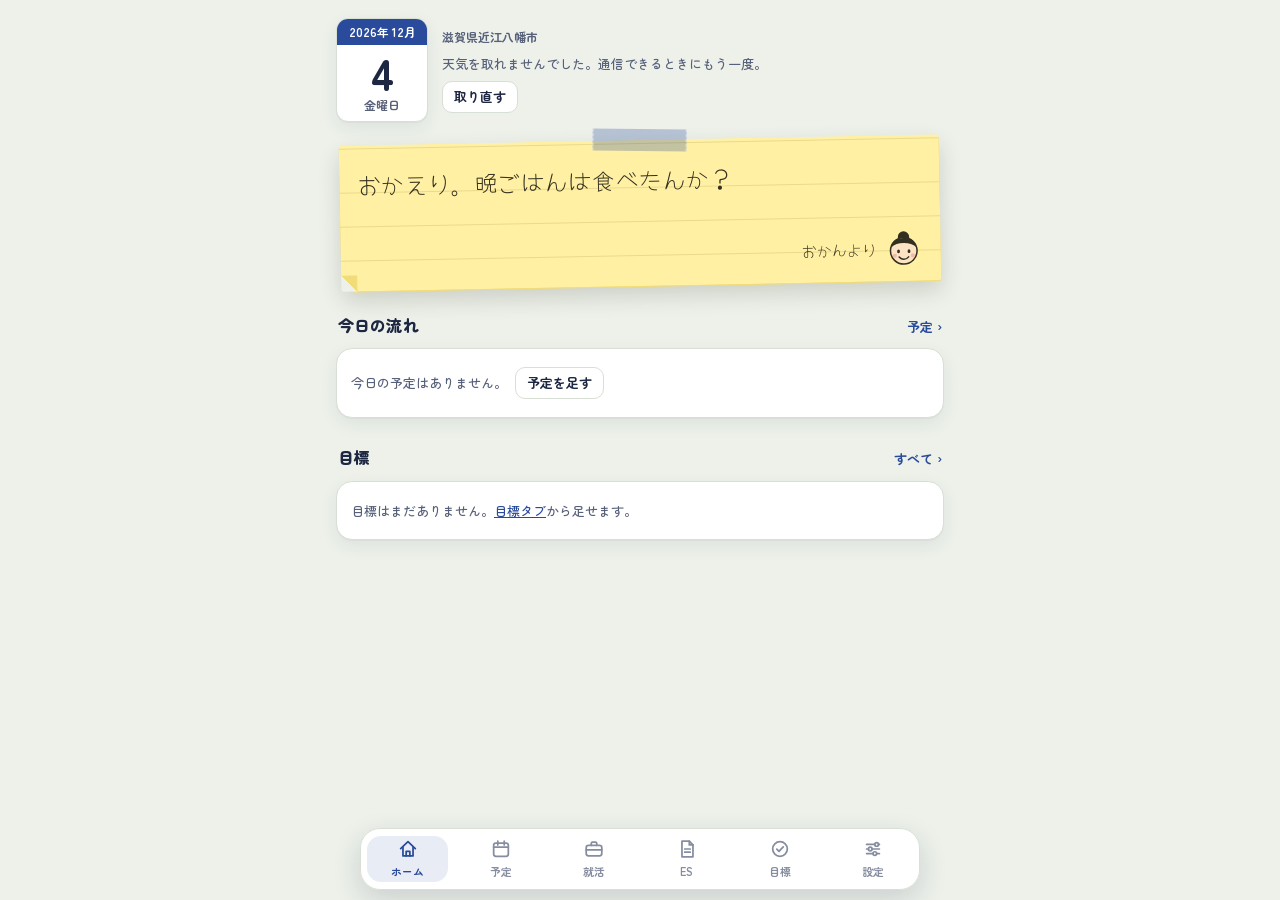
<file: index.html>
<!doctype html>
<html lang="ja">
<head>
<meta charset="utf-8">
<meta name="viewport" content="width=device-width, initial-scale=1, viewport-fit=cover">
<meta name="theme-color" content="#edf1ea">
<meta name="apple-mobile-web-app-capable" content="yes">
<meta name="mobile-web-app-capable" content="yes">
<meta name="apple-mobile-web-app-status-bar-style" content="default">
<meta name="apple-mobile-web-app-title" content="おかん">
<title>おかんアプリ</title>
<link rel="manifest" href="manifest.webmanifest">
<link rel="icon" href="icon-192.png" type="image/png">
<link rel="apple-touch-icon" href="apple-touch-icon.png">
<script>
// 明るい/暗いは描く前に決める（読み込み中に色がちらつかないように）。本体は js/theme.js
(function () {
  var pref = 'auto';
  try { pref = (JSON.parse(localStorage.getItem('okan-pwa-db-v1') || '{}').settings || {}).theme || 'auto'; } catch (e) { /* 既定のまま */ }
  var dark = pref === 'dark' || (pref !== 'light' && window.matchMedia('(prefers-color-scheme: dark)').matches);
  document.documentElement.dataset.theme = dark ? 'dark' : 'light';
})();
</script>
<link rel="preconnect" href="https://fonts.googleapis.com">
<link rel="preconnect" href="https://fonts.gstatic.com" crossorigin>
<link rel="stylesheet" href="https://fonts.googleapis.com/css2?family=Yomogi&family=Zen+Maru+Gothic:wght@500;700;900&display=swap">
<link rel="stylesheet" href="style.css">
</head>
<body>
<div id="app" aria-live="polite"></div>

<nav class="tabbar" id="tabbar" aria-label="メインメニュー">
  <span class="tab-ind" aria-hidden="true"></span>
  <a href="#/home" data-tab="home"><svg viewBox="0 0 24 24" aria-hidden="true"><path d="M4 11.5 12 4l8 7.5"/><path d="M6.5 10v9.5h11V10"/><path d="M10 19.5v-5h4v5"/></svg>ホーム</a>
  <a href="#/schedules" data-tab="schedules"><svg viewBox="0 0 24 24" aria-hidden="true"><rect x="4" y="5.5" width="16" height="14.5" rx="2.5"/><path d="M4 10h16M8.5 3.5v4M15.5 3.5v4"/></svg>予定</a>
  <a href="#/shukatsu" data-tab="shukatsu"><svg viewBox="0 0 24 24" aria-hidden="true"><rect x="3.5" y="8" width="17" height="11.5" rx="2.5"/><path d="M9 8V6a1.5 1.5 0 0 1 1.5-1.5h3A1.5 1.5 0 0 1 15 6v2M3.5 13h17"/></svg>就活</a>
  <a href="#/es" data-tab="es"><svg viewBox="0 0 24 24" aria-hidden="true"><path d="M6.5 3.5h8l4 4v13h-12z"/><path d="M14.5 3.5v4h4M9.5 12h6M9.5 15.5h6"/></svg>ES</a>
  <a href="#/goals" data-tab="goals"><svg viewBox="0 0 24 24" aria-hidden="true"><circle cx="12" cy="12" r="8"/><path d="m8.5 12.2 2.4 2.4 4.6-5"/></svg>目標</a>
  <a href="#/settings" data-tab="settings"><svg viewBox="0 0 24 24" aria-hidden="true"><path d="M5 7h9M18 7h1M5 12h2M11 12h8M5 17h7M16 17h3"/><circle cx="16" cy="7" r="2"/><circle cx="9" cy="12" r="2"/><circle cx="14" cy="17" r="2"/></svg>設定</a>
</nav>

<dialog id="sheet"><form method="dialog" id="sheetForm" novalidate></form></dialog>
<dialog id="confirm"><form method="dialog" id="confirmForm"></form></dialog>
<div class="toasts" id="toasts" role="status"></div>

<script type="module" src="js/main.js"></script>
</body>
</html>
</file>
<file: style.css>
/* おかんアプリの見た目。
 * 題材は「実家の台所」：冷蔵庫の扉（地の色）に、おかんの置き手紙（黄色いメモ用紙）が貼ってある。
 * 色は 藍（のれん）＝操作、からし＝注意、梅＝急ぎ、若葉＝できた。黄色い紙はおかんの言葉だけに使う。
 * 夜は同じ台所の電気を落とした色（data-theme="dark"、設定で切り替え。自動は端末の設定に合わせる）。
 */
:root {
  color-scheme: light;
  --bg: #edf1ea;
  --panel: #ffffff;
  --panel2: #f4f6f1;
  --line: #d8dfd4;
  --text: #1d2742;
  --muted: #58617a;
  --faint: #868da0;
  --accent: #2a4b9b;
  --on-accent: #ffffff;
  --warn: #946100;
  --mustard: #efb22a;
  --danger: #c4372f;
  --ok: #23794a;
  --violet: #6d4fa3;
  --sky: #2f7fa8;
  --note: #fff0a3;
  --note-edge: #f1dc7a;
  --note-ink: #33301f;
  --tape: rgba(42, 75, 155, .28);
  --shadow: 0 1px 0 rgba(29, 39, 66, .04), 0 6px 18px rgba(29, 39, 66, .07);
  --accent-soft: color-mix(in srgb, var(--accent) 10%, transparent);
  --accent-track: color-mix(in srgb, var(--accent) 16%, transparent);
  --radius: 16px;
  --tab-h: 62px;
  --hand: "Yomogi", "Klee One", "Hiragino Maru Gothic ProN", "Yu Gothic UI", sans-serif;
  --ui: "Zen Maru Gothic", "Hiragino Maru Gothic ProN", "Yu Gothic UI", "Meiryo", system-ui, sans-serif;
  --ok-soft: color-mix(in srgb, var(--ok) 12%, transparent);
  --danger-soft: color-mix(in srgb, var(--danger) 10%, transparent);
  --warn-soft: color-mix(in srgb, var(--mustard) 22%, transparent);
}
:root[data-theme="dark"] {
  color-scheme: dark;
  --bg: #121729;
  --panel: #1b2238;
  --panel2: #232b45;
  --line: #313b5c;
  --text: #eceff7;
  --muted: #a6aec6;
  --faint: #78819c;
  --accent: #93b2ff;
  --on-accent: #0e1630;
  --warn: #f2bd4b;
  --mustard: #efb22a;
  --danger: #ff8278;
  --ok: #62cf94;
  --violet: #b9a0ff;
  --sky: #7ccbf0;
  --note: #f1e09a;
  --note-edge: #d9c56e;
  --tape: rgba(147, 178, 255, .4);
  --shadow: 0 8px 22px rgba(0, 0, 0, .35);
  --warn-soft: color-mix(in srgb, var(--mustard) 16%, transparent);
}

* { box-sizing: border-box; -webkit-tap-highlight-color: transparent; }
[hidden] { display: none !important; }
html, body { margin: 0; background: var(--bg); color: var(--text); }
body { font: 500 15px/1.65 var(--ui); font-feature-settings: "palt"; }
#app { position: relative; max-width: 640px; margin: 0 auto; padding: calc(env(safe-area-inset-top) + 18px) 16px calc(var(--tab-h) + env(safe-area-inset-bottom) + 44px); }
h1, h2, h3 { font-weight: 900; letter-spacing: .01em; }
a { color: var(--accent); }
:focus-visible { outline: 2px solid var(--accent); outline-offset: 2px; }
code { background: var(--panel2); padding: 1px 6px; border-radius: 5px; font-size: 12px; }

/* 見出しまわり */
.eyebrow { font-size: 12px; color: var(--muted); font-weight: 700; }
.head { display: flex; align-items: flex-end; justify-content: space-between; gap: 12px; margin-bottom: 16px; }
.head h1 { margin: 0; font-size: 28px; line-height: 1.2; }
.head .sub { margin: 2px 0 0; color: var(--muted); font-size: 13px; }
.head .actions { display: flex; gap: 8px; flex: none; }

button, input, select, textarea { font: inherit; color: var(--text); }
button { cursor: pointer; }
.btn { background: var(--panel); border: 1.5px solid var(--line); border-radius: 12px; padding: 8px 14px; font-weight: 700; min-height: 40px; }
.btn:hover { border-color: var(--accent); }
.btn.primary { background: var(--accent); border-color: var(--accent); color: var(--on-accent); font-weight: 900; }
.btn.danger { color: var(--danger); border-color: color-mix(in srgb, var(--danger) 45%, transparent); }
.btn.ghost { background: none; }
.btn.small { padding: 4px 11px; font-size: 13px; min-height: 32px; border-radius: 10px; }
.btn:disabled { opacity: .5; cursor: default; }
.icon-btn { width: 40px; height: 40px; padding: 0; border-radius: 50%; font-size: 20px; line-height: 1; }
a.btn { text-decoration: none; color: var(--text); display: inline-flex; align-items: center; }

.card { background: var(--panel); border: 1px solid var(--line); border-radius: var(--radius); padding: 16px; margin-bottom: 12px; box-shadow: var(--shadow); }
.card h2, .section h2 { margin: 0 0 2px; font-size: 17px; }
.muted { color: var(--muted); font-size: 13px; }
.faint { color: var(--faint); font-size: 12px; }
.warn { color: var(--warn); font-size: 13px; }
.err { color: var(--danger); font-size: 13px; }

.section { margin: 26px 2px 8px; display: flex; align-items: baseline; justify-content: space-between; gap: 10px; }
.section h2 { font-size: 16px; }
.section a.muted { text-decoration: none; font-weight: 700; color: var(--accent); }
.list { border: 1px solid var(--line); border-radius: var(--radius); background: var(--panel); overflow: hidden; margin-bottom: 12px; box-shadow: var(--shadow); }
.row { display: flex; align-items: center; gap: 12px; padding: 12px 14px; border-top: 1px solid var(--line); }
.row:first-child { border-top: 0; }
.row.click { cursor: pointer; }
.row.click:hover { background: var(--panel2); }
.row .time { width: 92px; flex: none; color: var(--accent); font-weight: 900; font-variant-numeric: tabular-nums; font-size: 14px; }
.row .main { flex: 1; min-width: 0; }
.row .main b { display: block; overflow-wrap: anywhere; }
.row .chev { color: var(--faint); }
.empty { padding: 18px 14px; color: var(--muted); font-size: 13px; }
.date-head { margin: 20px 2px 6px; font-size: 13px; color: var(--muted); font-weight: 700; }
.date-head.today { color: var(--accent); }

.badge { display: inline-block; font-size: 11px; padding: 1px 9px; border-radius: 99px; color: var(--accent); background: var(--accent-soft); font-weight: 700; }
.badge.sleep { color: var(--violet); background: color-mix(in srgb, var(--violet) 12%, transparent); }
.badge.weather { color: var(--sky); background: color-mix(in srgb, var(--sky) 12%, transparent); }
.badge.goal { color: var(--warn); background: var(--warn-soft); }
.badge.achievement { color: var(--ok); background: var(--ok-soft); }
.badge.deadline { color: var(--danger); background: var(--danger-soft); }

.progress { margin-top: 10px; }
.progress .top { display: flex; justify-content: space-between; font-size: 13px; color: var(--muted); margin-bottom: 4px; }
.bar { height: 8px; background: var(--accent-track); border-radius: 99px; overflow: hidden; }
.bar i { display: block; height: 100%; background: var(--accent); border-radius: 99px; transition: width .7s var(--out); }
.bar.done i { background: var(--ok); }
.goal-actions { display: flex; gap: 8px; margin-top: 12px; flex-wrap: wrap; align-items: center; }

/* ---------- ホーム：日めくりと天気 ---------- */
.today-head { display: grid; grid-template-columns: auto 1fr; gap: 14px; align-items: stretch; margin-bottom: 18px; }
.himekuri { width: 92px; background: var(--panel); border: 1px solid var(--line); border-radius: 12px; overflow: hidden; text-align: center; box-shadow: var(--shadow); }
.himekuri .m { background: var(--accent); color: var(--on-accent); font-size: 12px; font-weight: 700; padding: 3px 0; }
.himekuri .d { font-size: 44px; font-weight: 900; line-height: 1.05; padding-top: 4px; font-variant-numeric: tabular-nums; }
.himekuri .w { font-size: 12px; font-weight: 700; color: var(--muted); padding-bottom: 6px; }
.himekuri.sun .d, .himekuri.sun .w { color: var(--danger); }
.himekuri.sat .d, .himekuri.sat .w { color: var(--accent); }
.sky { display: flex; flex-direction: column; justify-content: center; gap: 6px; min-width: 0; }
.sky .place { font-size: 12px; color: var(--muted); font-weight: 700; overflow: hidden; text-overflow: ellipsis; white-space: nowrap; }
.sky-days { display: grid; grid-template-columns: 1fr 1fr; gap: 8px; }
.sky-day { display: grid; grid-template-columns: 30px 1fr; column-gap: 8px; align-items: center; }
.sky-day svg { width: 30px; height: 30px; grid-row: span 2; color: var(--muted); }
.sky-day svg .sun { color: var(--mustard); }
.sky-day svg .drop { color: var(--sky); }
.sky-day .lbl { font-size: 11px; color: var(--muted); font-weight: 700; line-height: 1.3; }
.sky-day .val { font-size: 13px; line-height: 1.3; white-space: nowrap; }
.sky-day .val b { font-size: 19px; font-weight: 900; font-variant-numeric: tabular-nums; }
.sky-day .val .rain { color: var(--sky); font-weight: 700; margin-left: 4px; }
.sky-day .val .rain.wet { color: var(--accent); }

/* ---------- ホーム：おかんの置き手紙（このアプリの顔） ---------- */
.note { position: relative; margin: 14px 4px 22px; padding: 22px 18px 14px; background: var(--note); color: var(--note-ink); border-radius: 3px 3px 3px 14px; transform: rotate(-1.1deg);
  box-shadow: 0 1px 0 var(--note-edge), 0 10px 22px rgba(40, 36, 10, .16);
  background-image: repeating-linear-gradient(transparent 0 33px, rgba(120, 100, 20, .16) 33px 34px); background-position: 0 14px; }
.note::before { content: ""; position: absolute; top: -11px; left: 50%; width: 92px; height: 22px; margin-left: -46px; background: var(--tape); transform: rotate(1.6deg); border-left: 1px dashed rgba(255, 255, 255, .5); border-right: 1px dashed rgba(255, 255, 255, .5); }
.note::after { content: ""; position: absolute; left: 0; bottom: 0; width: 16px; height: 16px; background: linear-gradient(45deg, var(--bg) 50%, var(--note-edge) 50%); border-radius: 0 0 0 3px; }
.note .topic { display: inline-block; font: 700 11px/1 var(--ui); padding: 4px 9px; border-radius: 99px; background: rgba(51, 48, 31, .1); margin-bottom: 4px; }
.note .topic.hot { background: #c4372f; color: #fff; }
.okan-say { font: 400 23px/34px var(--hand); margin: 0; min-height: 68px; letter-spacing: .02em; overflow-wrap: anywhere; }
.note .sign { display: flex; align-items: center; justify-content: flex-end; gap: 8px; margin-top: 4px; font: 400 15px/1 var(--hand); }
.okan-face { width: 38px; height: 38px; flex: none; animation: bob 3.6s ease-in-out infinite; }
.okan-face .eye { transform-origin: center; transform-box: fill-box; animation: blink 4.8s infinite; }

/* ---------- ホーム：今日の流れ ---------- */
.flow { position: relative; background: var(--panel); border: 1px solid var(--line); border-radius: var(--radius); box-shadow: var(--shadow); padding: 6px 14px; margin-bottom: 12px; }
.flow-item { display: grid; grid-template-columns: 50px 14px 1fr; gap: 10px; padding: 10px 0; align-items: start; position: relative; }
.flow-item .t { font-weight: 900; font-size: 14px; font-variant-numeric: tabular-nums; text-align: right; line-height: 1.5; }
.flow-item .t small { display: block; font-size: 11px; color: var(--faint); font-weight: 700; }
.flow-item .dot { width: 12px; height: 12px; border-radius: 50%; border: 2.5px solid var(--accent); background: var(--panel); margin-top: 5px; position: relative; z-index: 1; }
.flow-item::before { content: ""; position: absolute; left: 66px; top: 0; bottom: 0; width: 2px; background: var(--line); }
.flow-item:first-child::before { top: 14px; } .flow-item:last-child::before { bottom: calc(100% - 14px); }
.flow-item:only-child::before { content: none; }
.flow-item .main b { display: block; overflow-wrap: anywhere; line-height: 1.5; }
.flow-item .main span { font-size: 12px; color: var(--muted); }
.flow-item.job .dot { border-color: var(--mustard); background: var(--mustard); }
.flow-item.past { opacity: .5; }
.flow-item.past .dot { border-color: var(--faint); background: var(--faint); }
.flow-item.now .dot { background: var(--accent); box-shadow: 0 0 0 4px var(--accent-soft); }
.flow-item .tag { display: inline-block; font-size: 11px; font-weight: 700; color: var(--warn); background: var(--warn-soft); border-radius: 6px; padding: 0 6px; margin-right: 4px; }

/* ---------- ホーム：しめきり ---------- */
.due { display: flex; align-items: center; gap: 12px; padding: 11px 14px; border-top: 1px solid var(--line); width: 100%; background: none; border-left: 0; border-right: 0; border-bottom: 0; text-align: left; }
.due:first-child { border-top: 0; }
.due:hover { background: var(--panel2); }
.due .left { flex: none; width: 62px; text-align: center; border-radius: 10px; padding: 4px 0; font-weight: 900; font-size: 13px; line-height: 1.25; background: var(--warn-soft); color: var(--warn); }
.due .left b { display: block; font-size: 20px; font-variant-numeric: tabular-nums; }
.due.critical .left { background: var(--danger); color: #fff; }
.due.over .left { background: var(--panel2); color: var(--danger); border: 1.5px dashed var(--danger); }
.due .main { flex: 1; min-width: 0; }
.due .main b { display: block; overflow-wrap: anywhere; }
.due .main span { font-size: 12px; color: var(--muted); }
.due .chev { color: var(--faint); }

/* ---------- 目標：スタンプカード ---------- */
.stamps { display: flex; flex-wrap: wrap; gap: 6px; margin-top: 8px; }
.stamps i { width: 30px; height: 30px; border-radius: 50%; border: 1.5px dashed var(--line); display: grid; place-items: center; font: 400 15px/1 var(--hand); font-style: normal; color: transparent; }
.stamps i.on { border: 2px solid var(--danger); color: var(--danger); transform: rotate(-12deg); background: var(--danger-soft); }
.stamps i.on:nth-child(even) { transform: rotate(9deg); }
.stamps i.new { animation: stamp .45s var(--spring) both; }
.goal-row { display: flex; align-items: center; gap: 12px; padding: 12px 14px; border-top: 1px solid var(--line); }
.goal-row:first-child { border-top: 0; }
.goal-row .main { flex: 1; min-width: 0; }
.goal-row .main b { display: block; overflow-wrap: anywhere; }
.goal-row .main .cnt { font-size: 12px; color: var(--muted); }
.goal-row.done .main .cnt { color: var(--ok); font-weight: 700; }

/* ---------- 下のタブバー ---------- */
.tabbar {
  position: fixed; left: 50%; transform: translateX(-50%); bottom: calc(env(safe-area-inset-bottom) + 10px); z-index: 20;
  width: min(560px, calc(100% - 20px)); height: var(--tab-h); display: grid; grid-template-columns: repeat(6, 1fr);
  background: color-mix(in srgb, var(--panel) 94%, transparent); backdrop-filter: blur(14px); border: 1px solid var(--line); border-radius: 20px; overflow: hidden;
  box-shadow: 0 10px 28px rgba(29, 39, 66, .16);
}
.tabbar a { display: flex; flex-direction: column; align-items: center; justify-content: center; gap: 2px; color: var(--faint); text-decoration: none; font-size: 11px; font-weight: 700; position: relative; z-index: 1; overflow: hidden; transition: color .25s; }
.tabbar a svg { width: 22px; height: 22px; fill: none; stroke: currentColor; stroke-width: 1.9; stroke-linecap: round; stroke-linejoin: round; }
.tabbar a.on { color: var(--accent); animation: tab-pop .4s var(--out); }
.tab-ind { position: absolute; top: 7px; bottom: 7px; left: 0; width: calc(100% / 6); transform: translateX(calc(var(--tab-i, 0) * 100%)); transition: transform .45s var(--spring); pointer-events: none; }
.tab-ind::before { content: ""; position: absolute; inset: 0 6px; border-radius: 14px; background: var(--accent-soft); }

/* ---------- シート（ダイアログ） ---------- */
dialog { background: var(--bg); color: var(--text); border: 1px solid var(--line); border-radius: 22px; width: min(560px, 94vw); max-height: 90vh; padding: 20px; box-shadow: 0 24px 60px rgba(10, 14, 30, .35); }
dialog::backdrop { background: rgba(14, 20, 40, .5); }
dialog h2 { margin: 0 0 14px; font-size: 18px; }
dialog .head-row { display: flex; justify-content: space-between; align-items: center; gap: 8px; }
.field { display: block; margin-bottom: 12px; font-size: 12px; color: var(--muted); font-weight: 700; }
.field input, .field select, .field textarea { display: block; width: 100%; min-height: 44px; margin-top: 4px; padding: 9px 11px; background: var(--panel); border: 1.5px solid var(--line); border-radius: 12px; font-size: 16px; font-weight: 500; color: var(--text); }
.field input:focus, .field textarea:focus, .field select:focus { outline: none; border-color: var(--accent); box-shadow: 0 0 0 3px var(--accent-soft); }
.field textarea { resize: vertical; min-height: 70px; }
.two { display: grid; grid-template-columns: 1fr 1fr; gap: 10px; }
.two > * { min-width: 0; }
.form-actions { display: flex; gap: 8px; align-items: center; margin-top: 16px; }
.form-actions .grow { flex: 1; }
.quick { display: flex; flex-wrap: wrap; gap: 6px; margin: -6px 0 12px; }

/* セグメント */
.seg { display: flex; border: 1.5px solid var(--line); border-radius: 12px; overflow: hidden; background: var(--panel); }
.seg label { flex: 1; text-align: center; padding: 9px 0; cursor: pointer; color: var(--muted); font-weight: 700; font-size: 13px; border-left: 1px solid var(--line); margin: 0; }
.seg label:first-child { border-left: 0; }
.seg input { position: absolute; opacity: 0; pointer-events: none; }
.seg label:has(input:checked) { background: var(--accent); color: var(--on-accent); }
.seg label:has(input:focus-visible) { outline: 2px solid var(--accent); outline-offset: -2px; }
/* 設定の「こんな言い方になります」も、おかんの言葉なので紙の色 */
.preview { background: var(--note); color: var(--note-ink); border-radius: 3px 3px 3px 12px; padding: 12px 14px; margin: 12px 0; font: 400 18px/1.6 var(--hand); }
.preview .eyebrow { margin-bottom: 2px; font-family: var(--ui); color: inherit; opacity: .7; }
.place-current { margin: 0; }
.place-search { display: flex; gap: 8px; align-items: flex-end; margin-top: 8px; }
.place-search .field { flex: 1; margin-bottom: 0; }
.place-search .btn { flex: none; min-height: 44px; padding: 9px 16px; }
.place-list { display: flex; flex-wrap: wrap; gap: 6px; margin: 8px 0; }
.place-list:empty { display: none; }

/* カレンダー */
.cal { display: grid; grid-template-columns: repeat(7, 1fr); gap: 4px; margin: 10px 0; }
.cal .h { text-align: center; color: var(--muted); font-size: 11px; font-weight: 700; }
.cal .h:first-child { color: var(--danger); } .cal .h:nth-child(7) { color: var(--accent); }
.cal button.c { aspect-ratio: 1; background: var(--panel); border: 1.5px solid var(--line); border-radius: 12px; padding: 4px; position: relative; font-weight: 700; font-size: 13px; overflow: hidden; transition: transform .15s var(--out); }
.cal button.c.off { opacity: .35; }
.cal button.c.today { border-color: var(--accent); color: var(--accent); }
.cal button.c.sel { background: var(--accent); border-color: var(--accent); color: var(--on-accent); }
.cal button.c .dot { position: absolute; left: 50%; bottom: 5px; transform: translateX(-50%); width: 6px; height: 6px; border-radius: 50%; background: var(--accent); }
.cal button.c.sel .dot:not(.job) { background: var(--on-accent); }
.cal button.c .dot.job { left: calc(50% + 6px); background: var(--danger); }
.cal button.c .dot.job.next { background: var(--mustard); }
.cal button.c:has(.dot.job) .dot:not(.job) { left: calc(50% - 6px); }

/* おかんからのお知らせ（画面内）。下のタブバーのすぐ上に出して、見出しを隠さない */
.toasts { position: fixed; left: 0; right: 0; bottom: calc(var(--tab-h) + env(safe-area-inset-bottom) + 22px); z-index: 50; display: flex; flex-direction: column-reverse; align-items: center; gap: 8px; pointer-events: none; }
.toast { pointer-events: auto; max-width: min(520px, 92vw); background: var(--text); color: var(--bg); border-radius: 14px; padding: 10px 16px; font-size: 14px; box-shadow: 0 10px 28px rgba(10, 14, 30, .3); animation: toast-in .35s var(--spring); cursor: pointer; }
.toast b { display: block; font-size: 12px; opacity: .75; }
.toast.okan { background: var(--note); color: var(--note-ink); font: 400 17px/1.5 var(--hand); border-radius: 3px 3px 3px 12px; }
.toast.okan b { font: 700 11px/1.6 var(--ui); }

/* ---------- 就活・ES ---------- */
.viewseg { margin: 14px 0 12px; }
.metrics { display: grid; grid-template-columns: repeat(3, 1fr); gap: 8px; margin-bottom: 10px; }
.metrics > div { background: var(--panel); border: 1px solid var(--line); border-radius: 14px; padding: 10px 12px; box-shadow: var(--shadow); }
.metrics span { display: block; font-size: 11px; color: var(--muted); font-weight: 700; }
.metrics strong { font-size: 26px; font-weight: 900; font-variant-numeric: tabular-nums; line-height: 1.2; }
.metrics .hot { border-color: var(--danger); background: var(--danger-soft); }
.metrics .hot strong { color: var(--danger); }
.strip { display: flex; gap: 8px; overflow-x: auto; padding-bottom: 4px; margin-bottom: 4px; }
.dl-card { flex: none; min-width: 150px; max-width: 220px; text-align: left; background: var(--panel); border: 1px solid var(--line); border-left: 4px solid var(--mustard); border-radius: 12px; padding: 8px 10px; }
.dl-card b { display: block; overflow: hidden; text-overflow: ellipsis; white-space: nowrap; }
.dl-card span { font-size: 12px; color: var(--muted); }
.dl-card.critical { border-left-color: var(--danger); }
.dl-card.over { border-left-color: var(--danger); border-left-style: dashed; }
.dl { font-weight: 700; }
.dl.soon { color: var(--warn); }
.dl.critical { color: var(--danger); }

.toolbar { display: flex; gap: 8px; margin-bottom: 8px; }
.toolbar input, .toolbar select { background: var(--panel); border: 1.5px solid var(--line); border-radius: 12px; padding: 8px 10px; font-size: 16px; min-width: 0; min-height: 44px; }
.toolbar input { flex: 1; }
.chips { display: flex; gap: 6px; overflow-x: auto; padding-bottom: 6px; margin-bottom: 8px; }
.chip { flex: none; background: var(--panel); border: 1.5px solid var(--line); border-radius: 99px; padding: 4px 12px; font-size: 13px; font-weight: 700; color: var(--muted); min-height: 32px; }
.chip small { margin-left: 6px; color: var(--faint); }
.chip.on { background: var(--accent); border-color: var(--accent); color: var(--on-accent); animation: tab-pop .35s var(--out); }
.chip.on small { color: inherit; opacity: .8; }

.pill { flex: none; font-size: 12px; font-weight: 900; padding: 2px 10px; border-radius: 99px; color: var(--accent); background: var(--accent-soft); white-space: nowrap; }
.pill.ok { color: var(--ok); background: var(--ok-soft); }
.pill.danger { color: var(--danger); background: var(--danger-soft); }
.pill.warn { color: var(--warn); background: var(--warn-soft); }
.pill.violet { color: var(--violet); background: color-mix(in srgb, var(--violet) 12%, transparent); }
.pill.muted { color: var(--muted); background: var(--panel2); }

.entry { background: var(--panel); border: 1px solid var(--line); border-radius: var(--radius); padding: 14px; margin-bottom: 10px; box-shadow: var(--shadow); }
.entry.dl-soon { border-left: 4px solid var(--mustard); }
.entry.dl-critical { border-left: 4px solid var(--danger); }
.entry.declined { opacity: .7; }
.entry-top { display: flex; align-items: flex-start; justify-content: space-between; gap: 10px; }
.entry-top .main { min-width: 0; }
.entry h3, .offer h3 { margin: 0; font-size: 17px; overflow-wrap: anywhere; }
.entry-meta { display: flex; flex-wrap: wrap; gap: 4px 14px; font-size: 13px; color: var(--muted); margin: 6px 0 10px; }
.tags { display: flex; flex-wrap: wrap; gap: 4px; margin-top: 8px; }
.tags span { font-size: 11px; color: var(--muted); border: 1px solid var(--line); border-radius: 6px; padding: 0 6px; }
.entry-actions { display: flex; flex-wrap: wrap; gap: 6px; align-items: center; margin-top: 12px; }
.entry-actions .grow { flex: 1; }
.entry-sub { display: flex; flex-wrap: wrap; gap: 2px; margin-top: 8px; padding-top: 8px; border-top: 1px dashed var(--line); }
.entry-sub .btn { border-color: transparent; color: var(--muted); }
/* 選考の道のり：フローの各段を点で並べる */
.steps { display: flex; align-items: center; gap: 3px; margin: 2px 0 4px; }
.steps i { flex: 1; height: 6px; border-radius: 99px; background: var(--accent-track); }
.steps i.done { background: var(--accent); }
.steps i.cur { background: var(--mustard); flex: 1.6; }
.steps.win i { background: var(--ok); } .steps.lose i.cur { background: var(--danger); }

.pipeline { display: flex; gap: 10px; overflow-x: auto; padding-bottom: 8px; }
.lane { flex: none; width: 168px; background: var(--panel2); border: 1px solid var(--line); border-radius: 14px; padding: 8px; }
.lane header { display: flex; justify-content: space-between; font-size: 13px; margin-bottom: 6px; color: var(--muted); }
.lane-card { display: block; width: 100%; text-align: left; background: var(--panel); border: 1px solid var(--line); border-radius: 10px; padding: 6px 8px; margin-bottom: 6px; }
.lane-card b { display: block; font-size: 13px; overflow-wrap: anywhere; }
.lane-card span, .lane-card em { display: block; font-size: 11px; color: var(--muted); font-style: normal; }

.offer.accepted { border-left: 4px solid var(--ok); }
.offer.declined { opacity: .65; }
.stat { margin: 10px 0; }
.stat .top { display: flex; justify-content: space-between; font-size: 13px; margin-bottom: 4px; }
.h3 { margin: 0 0 4px; font-size: 15px; }
.card ul, .card ol, dialog ul { padding-left: 20px; margin: 6px 0; }
.card li, dialog li { margin-bottom: 6px; }

fieldset.box { border: 1.5px solid var(--line); border-radius: 14px; padding: 10px 12px 4px; margin: 0 0 12px; min-width: 0; }
fieldset.box legend { font-size: 12px; color: var(--muted); font-weight: 700; padding: 0 4px; }
.checks { display: flex; flex-wrap: wrap; gap: 6px; margin: 4px 0 8px; }
.checks label { display: inline-flex; align-items: center; gap: 4px; font-size: 13px; background: var(--panel); border: 1.5px solid var(--line); border-radius: 99px; padding: 3px 10px; cursor: pointer; }
.checks label:has(input:checked) { border-color: var(--accent); color: var(--accent); background: var(--accent-soft); }
.checks input { accent-color: var(--accent); }
.row.cand { align-items: flex-start; }
.row.cand input[type=checkbox] { margin-top: 10px; accent-color: var(--accent); width: 18px; height: 18px; }
input.inline { width: 100%; background: var(--panel2); border: 1.5px solid var(--line); border-radius: 8px; padding: 6px 8px; font-size: 16px; }

.score-row { display: flex; align-items: center; gap: 14px; margin: 6px 0 10px; }
.score { font-size: 44px; font-weight: 900; line-height: 1; color: var(--accent); font-variant-numeric: tabular-nums; }
.score small { font-size: 14px; color: var(--muted); font-weight: 700; }
.score.ok { color: var(--ok); } .score.warn { color: var(--warn); } .score.danger { color: var(--danger); }
.radar { display: block; width: 100%; max-width: 340px; margin: 4px auto 0; }
.radar .grid { fill: none; stroke: var(--line); }
.radar .co { fill: color-mix(in srgb, var(--mustard) 22%, transparent); stroke: var(--mustard); stroke-width: 1.5; transform-origin: 0 0; animation: pop .9s var(--out) both; }
.radar .me { fill: color-mix(in srgb, var(--accent) 18%, transparent); stroke: var(--accent); stroke-width: 2; transform-origin: 0 0; animation: pop .9s .15s var(--out) both; }
.radar text { fill: var(--muted); font-size: 11px; font-weight: 700; animation: fade .6s .4s both; }
.legend { text-align: center; }
.legend i { display: inline-block; width: 10px; height: 10px; border-radius: 3px; margin-right: 4px; vertical-align: -1px; }
.legend i.me { background: var(--accent); } .legend i.co { background: var(--mustard); }
.axis-list > div { display: grid; grid-template-columns: 92px 1fr 32px; gap: 8px; align-items: center; font-size: 13px; margin: 6px 0; }
.axis-list b { text-align: right; font-variant-numeric: tabular-nums; }
.scale { display: grid; grid-template-columns: repeat(5, 1fr); gap: 8px; margin-top: 10px; }
.scale button { aspect-ratio: 1; max-height: 56px; border-radius: 12px; background: var(--panel); border: 1.5px solid var(--line); font-weight: 900; font-size: 18px; }
.scale button.on, .scale button:hover { border-color: var(--accent); background: var(--accent-soft); color: var(--accent); }
.scale-labels { display: flex; justify-content: space-between; gap: 12px; font-size: 12px; color: var(--muted); margin-top: 6px; }
.scale-labels span:last-child { text-align: right; }

/* 過ぎた予定はたたんでおく */
details.past { margin-top: 18px; }
details.past summary { cursor: pointer; color: var(--muted); font-size: 13px; font-weight: 700; padding: 8px 2px; list-style: none; }
details.past summary::-webkit-details-marker { display: none; }
details.past summary::before { content: "▸ "; }
details.past[open] summary::before { content: "▾ "; }
details.past .list { opacity: .75; }

/* ---------- 動き ---------- */
:root { --burst-0: var(--accent); --burst-1: var(--mustard); --burst-2: var(--danger); --burst-3: var(--ok); --spring: cubic-bezier(.3, 1.4, .5, 1); --out: cubic-bezier(.2, .8, .2, 1); }
@keyframes fade-up { from { opacity: 0; transform: translateY(12px); } }
@keyframes fade { from { opacity: 0; } }
@keyframes grow-x { from { transform: scaleX(0); } }
@keyframes ring { from { stroke-dashoffset: 100; } }
@keyframes pop { from { transform: scale(0); opacity: 0; } 70% { transform: scale(1.25); } }
@keyframes char { from { opacity: 0; } }
@keyframes ripple-k { to { transform: scale(1); opacity: 0; } }
@keyframes bump { 35% { transform: scale(1.012); } }
@keyframes sheet-up { from { transform: translateY(36px) scale(.98); opacity: 0; } }
@keyframes toast-in { from { transform: translateY(16px); opacity: 0; } }
@keyframes bob { 50% { transform: translateY(-2px); } }
@keyframes blink { 0%, 93%, 100% { transform: scaleY(1); } 96% { transform: scaleY(.1); } }
@keyframes tab-pop { 40% { transform: translateY(-3px) scale(1.06); } }
@keyframes fly { 55% { transform: translate(var(--x), var(--y)) rotate(var(--r)); opacity: 1; } to { transform: translate(var(--x), calc(var(--y) + 46px)) rotate(var(--r)); opacity: 0; } }
@keyframes note-in { from { opacity: 0; transform: rotate(-4deg) translateY(-14px); } }
@keyframes stamp { from { transform: scale(2.2) rotate(-30deg); opacity: 0; } }

/* タブを開いたとき：子を順番に浮かせる。置き手紙だけは「貼られる」動き。文字はおかんが書いている速さで出る */
.enter > * { animation: fade-up .5s var(--out) both; animation-delay: calc(var(--i, 0) * 55ms); }
.enter > .note { animation: note-in .55s var(--spring) both; animation-delay: .1s; }
.enter .bar i { transform-origin: left; animation: grow-x .9s var(--out) both; animation-delay: calc(var(--i, 0) * 55ms + .25s); }
.enter .okan-say span { animation: char .25s ease-out both; animation-delay: calc(var(--c) * 34ms + .45s); }
.bump { animation: bump .5s var(--out); }
.sr { position: absolute !important; width: 1px; height: 1px; overflow: hidden; clip: rect(0 0 0 0); white-space: nowrap; }

/* 押した感触：縮む＋波紋 */
.btn, .chip, .dl-card, .lane-card, .scale button { position: relative; overflow: hidden; transition: transform .15s var(--out), border-color .2s, background-color .2s; }
.btn:active, .chip:active, .dl-card:active, .lane-card:active, .scale button:active, .cal button.c:active { transform: scale(.95); }
.ripple { position: absolute; border-radius: 50%; background: currentColor; opacity: .2; transform: scale(0); pointer-events: none; animation: ripple-k .6s ease-out forwards; }

dialog[open] { animation: sheet-up .38s var(--out); }
dialog[open]::backdrop { animation: fade .3s ease-out; }
#sheetForm > *, #confirmForm > * { animation: fade-up .35s var(--out) both; }

.burst { position: fixed; z-index: 60; width: 0; height: 0; pointer-events: none; }
.burst i { position: absolute; left: -4px; top: -4px; width: 8px; height: 8px; border-radius: 2px; background: var(--c); animation: fly .9s var(--out) forwards; }

/* ---------- 分析（infographic.js） ---------- */
.ig { --seg-before: var(--faint); --seg-es: var(--sky); --seg-web: var(--violet); --seg-gd: #e0884f; --seg-iv: var(--accent); --seg-wait: var(--mustard); --seg-win: var(--ok); --seg-closed: color-mix(in srgb, var(--muted) 45%, var(--panel)); }
.ig > * { animation: fade-up .45s var(--out) both; }
.ig-title { margin: 20px 0 8px; }
.ig-title .h3 { margin-top: 2px; }
.ig-hero { display: grid; grid-template-columns: 136px 1fr; gap: 16px; align-items: center; margin: 14px 0 4px; padding: 14px; background: var(--panel); border: 1px solid var(--line); border-radius: var(--radius); }
.ig-ring { position: relative; width: 136px; aspect-ratio: 1; }
.ig-ring svg { width: 100%; transform: rotate(-90deg); display: block; }
.ig-ring circle { fill: none; stroke-width: 12; stroke-dasharray: 100; }
.ig-ring .track { stroke: var(--line); stroke-dasharray: none; }
.ig-ring .lose { stroke: color-mix(in srgb, var(--danger) 45%, transparent); animation: ring 1s var(--out) both; }
.ig-ring .win { stroke: var(--ok); stroke-linecap: round; animation: ring 1.3s .25s var(--out) both; }
.ig-ring-center { position: absolute; inset: 0; display: flex; flex-direction: column; align-items: center; justify-content: center; }
.ig-ring-center b { font-size: 34px; font-weight: 900; line-height: 1; font-variant-numeric: tabular-nums; color: var(--ok); }
.ig-ring-center b small { font-size: 15px; margin-left: 1px; }
.ig-ring-center > span { font-size: 11px; color: var(--muted); font-weight: 700; margin-top: 4px; }
.ig-kpis > div { display: flex; align-items: baseline; gap: 6px; padding: 5px 0; border-bottom: 1px solid var(--line); }
.ig-kpis span { flex: 1; font-size: 12px; color: var(--muted); font-weight: 700; }
.ig-kpis b { font-size: 22px; font-variant-numeric: tabular-nums; }
.ig-kpis b span { font-size: inherit; color: inherit; }
.ig-kpis em { font-size: 12px; color: var(--muted); font-style: normal; }
.ig-legend { margin: 8px 0 0; font-size: 12px; color: var(--muted); }
.ig-legend i, .ig-keys i { display: inline-block; width: 9px; height: 9px; border-radius: 3px; margin-right: 4px; vertical-align: -1px; }
.ig-legend i.win { background: var(--ok); } .ig-legend i.lose { background: color-mix(in srgb, var(--danger) 60%, transparent); }
.ig-stack { display: flex; gap: 2px; height: 22px; border-radius: 8px; overflow: hidden; background: var(--line); }
.ig-stack i { display: block; height: 100%; min-width: 4px; transform-origin: left; animation: grow-x .7s var(--out) both; animation-delay: calc(var(--d) * 90ms + .2s); }
.ig-keys { display: flex; flex-wrap: wrap; gap: 4px 12px; font-size: 12px; color: var(--muted); margin-top: 8px; }
.ig-keys span { animation: fade-up .4s var(--out) both; animation-delay: calc(var(--d) * 90ms + .3s); }
.ig-keys b { color: var(--text); }
.seg-before { background: var(--seg-before); } .seg-es { background: var(--seg-es); } .seg-web { background: var(--seg-web); } .seg-gd { background: var(--seg-gd); }
.seg-iv { background: var(--seg-iv); } .seg-wait { background: var(--seg-wait); } .seg-win { background: var(--seg-win); } .seg-closed { background: var(--seg-closed); }
.ig-funnel { padding: 4px 0; }
.ig-layer { display: grid; grid-template-columns: 86px 1fr 70px; align-items: center; gap: 8px; animation: fade-up .45s var(--out) both; animation-delay: calc(var(--d) * 130ms + .15s); }
.ig-layer .lbl { font-size: 12px; font-weight: 700; color: var(--muted); text-align: right; line-height: 1.3; }
.ig-layer .shape-wrap { display: flex; justify-content: center; height: 30px; }
.ig-layer .shape { height: 100%; background: var(--accent); clip-path: polygon(0 0, 100% 0, calc(100% - var(--cut)) 100%, var(--cut) 100%); transform-origin: center; animation: grow-x .8s var(--out) both; animation-delay: calc(var(--d) * 130ms + .25s); }
.ig-layer .shape.last { background: var(--ok); }
.ig-layer .val { font-weight: 900; font-variant-numeric: tabular-nums; line-height: 1.2; }
.ig-layer .val small { display: block; font-size: 11px; color: var(--muted); font-weight: 700; }
.ig-step { margin: 1px 78px 1px 94px; text-align: center; font-size: 11px; color: var(--faint); animation: fade .4s both; animation-delay: calc(var(--d) * 130ms + .45s); }
.ig-step b { color: var(--accent); }
.ig-gauges { display: grid; grid-template-columns: repeat(2, 1fr); gap: 8px; }
.ig-gauge { background: var(--panel); border: 1px solid var(--line); border-radius: 12px; padding: 10px 8px 8px; text-align: center; animation: fade-up .45s var(--out) both; animation-delay: calc(var(--d) * 90ms + .1s); }
.ig-gauge svg { display: block; width: 100%; max-width: 150px; margin: 0 auto; }
.ig-gauge path { fill: none; stroke-width: 11; stroke-linecap: round; }
.ig-gauge .track { stroke: var(--line); }
.ig-gauge .fill { stroke: var(--accent); stroke-dasharray: 100; animation: ring 1.1s var(--out) both; animation-delay: calc(var(--d) * 90ms + .3s); }
.ig-gauge .fill.good { stroke: var(--ok); } .ig-gauge .fill.low { stroke: var(--danger); }
.ig-gauge b { display: block; margin-top: -24px; font-size: 22px; font-weight: 900; font-variant-numeric: tabular-nums; }
.ig-gauge > span { display: block; font-weight: 900; font-size: 13px; margin-top: 2px; }
.ig-gauge em { display: block; font-style: normal; font-size: 11px; color: var(--faint); }
.ig-gauge.none { opacity: .6; }
.ig-callout { margin-top: 10px; border-left: 4px solid var(--mustard); background: var(--warn-soft); border-radius: 10px; padding: 8px 12px; animation: fade-up .45s .55s var(--out) both; }
.ig-callout p { margin: 2px 0 0; font-size: 14px; }
.ig-callout b { color: var(--warn); }
.row-ind { margin: 10px 0 14px; animation: fade-up .45s var(--out) both; animation-delay: calc(var(--d) * 100ms + .1s); }
.row-ind .top { display: flex; justify-content: space-between; font-size: 13px; margin-bottom: 4px; }
.ig .bar i { transform-origin: left; animation: grow-x .8s var(--out) both; animation-delay: .3s; }
.row-ind .dots { display: flex; flex-wrap: wrap; align-items: center; gap: 4px; margin-top: 6px; }
.row-ind .dots i { width: 10px; height: 10px; border-radius: 50%; border: 1.5px solid var(--ok); animation: pop .35s var(--out) both; animation-delay: calc(var(--k) * 40ms + var(--d) * 100ms + .35s); }
.row-ind .dots i.on { background: var(--ok); }
.row-ind .dots small { font-size: 11px; color: var(--faint); margin-left: 6px; }

@media (max-width: 380px) {
  .ig-hero { grid-template-columns: 1fr; justify-items: center; }
  .ig-kpis { width: 100%; }
  .ig-layer { grid-template-columns: 72px 1fr 62px; }
  .ig-step { margin: 1px 70px 1px 80px; }
  .head h1 { font-size: 25px; }
  .himekuri { width: 84px; }
}
@media (max-width: 350px) {
  .sky-days { grid-template-columns: 1fr; gap: 2px; }
  .okan-say { font-size: 21px; }
}

/* 動きを減らす設定の端末では、全部止めて最終状態だけ見せる */
@media (prefers-reduced-motion: reduce) {
  *, *::before, *::after { animation-duration: .01ms !important; animation-delay: 0ms !important; animation-iteration-count: 1 !important; transition-duration: .01ms !important; }
}
</file>
